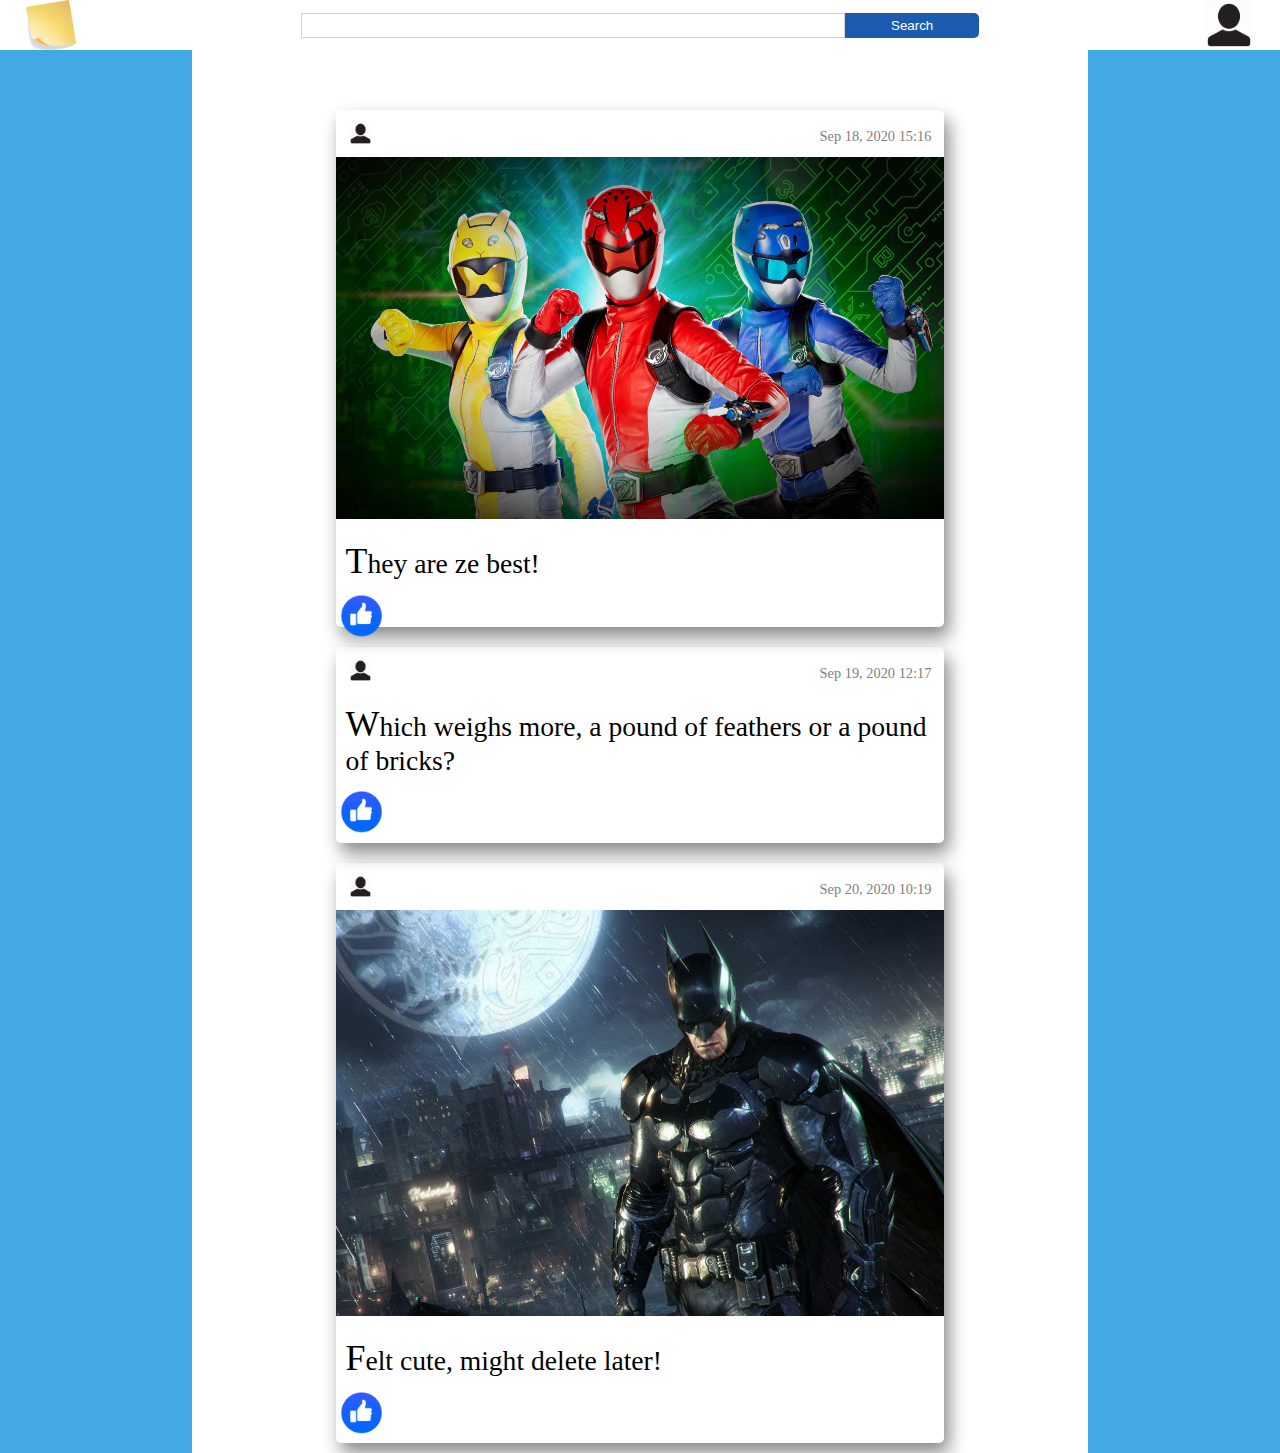
<file: Landing/index.html>
<!DOCTYPE html>
<html lang="en">

<head>
    <meta charset="UTF-8" />
    <meta name="viewport" content="width=device-width, initial-scale=1.0" />
    <link rel="stylesheet" href="style.css" />
    <title>Document</title>
</head>

<body>
    <header>
        <nav class="main-nav">
            <div class="main-nav__item">
                <img class="main-nav__img" src="../Assets/login_postit.png" alt="postit-image" />
            </div>
            <div class="main-nav__item search">
                <input type="text" class="main-nav__input" />
                <button class="main-nav__btn">Search</button>
            </div>
            <div class="main-nav__item main-nav__profile">
                <img src="../Assets/defaultProfile.png" alt="" />
            </div>
        </nav>
    </header>
    <section>
        <div class="flex-container">
            <div style="flex-basis: 400px">
                <nav class="post-nav">
                    <img class="user" src="../Assets/defaultProfile.png" alt="user1" />
                    <div class="date">Sep 18, 2020 15:16</div>
                </nav>
                <img src="../Assets/rangers.jpg" alt="rangers-image" />

                <p class="Caption">They are ze best!</p>
                <button>
                    <img src="../Assets/likeBtn.png" width="50" height="50" alt="like" />
                </button>
            </div>
            <div>
                <div style="flex-basis: 200px"></div>
                <nav class="post-nav">
                    <img class="user" src="../Assets/defaultProfile.png" alt="user1" />
                    <div class="date">Sep 19, 2020 12:17</div>
                </nav>
                <p class="Caption"> Which weighs more, a pound of feathers or a pound of bricks?</p>
                <button>
                    <img src="../Assets/likeBtn.png" width="50" height="50" alt="submit" />
                </button>
            </div>
            <div style="flex-basis: 300px">
                <nav class="post-nav">
                    <img class="user" src="../Assets/defaultProfile.png" alt="user1" />
                    <div class="date">Sep 20, 2020 10:19</div>
                </nav>
                <img src="../Assets/batman.jpg" alt="rangers-image" />
                <p class="Caption">Felt cute, might delete later!</p>
                <button >
                    <img src="../Assets/likeBtn.png" width="50" height="50" alt="like" />
                </button>
            </div>
        </div>
    </section>
</body>

</html>
</file>
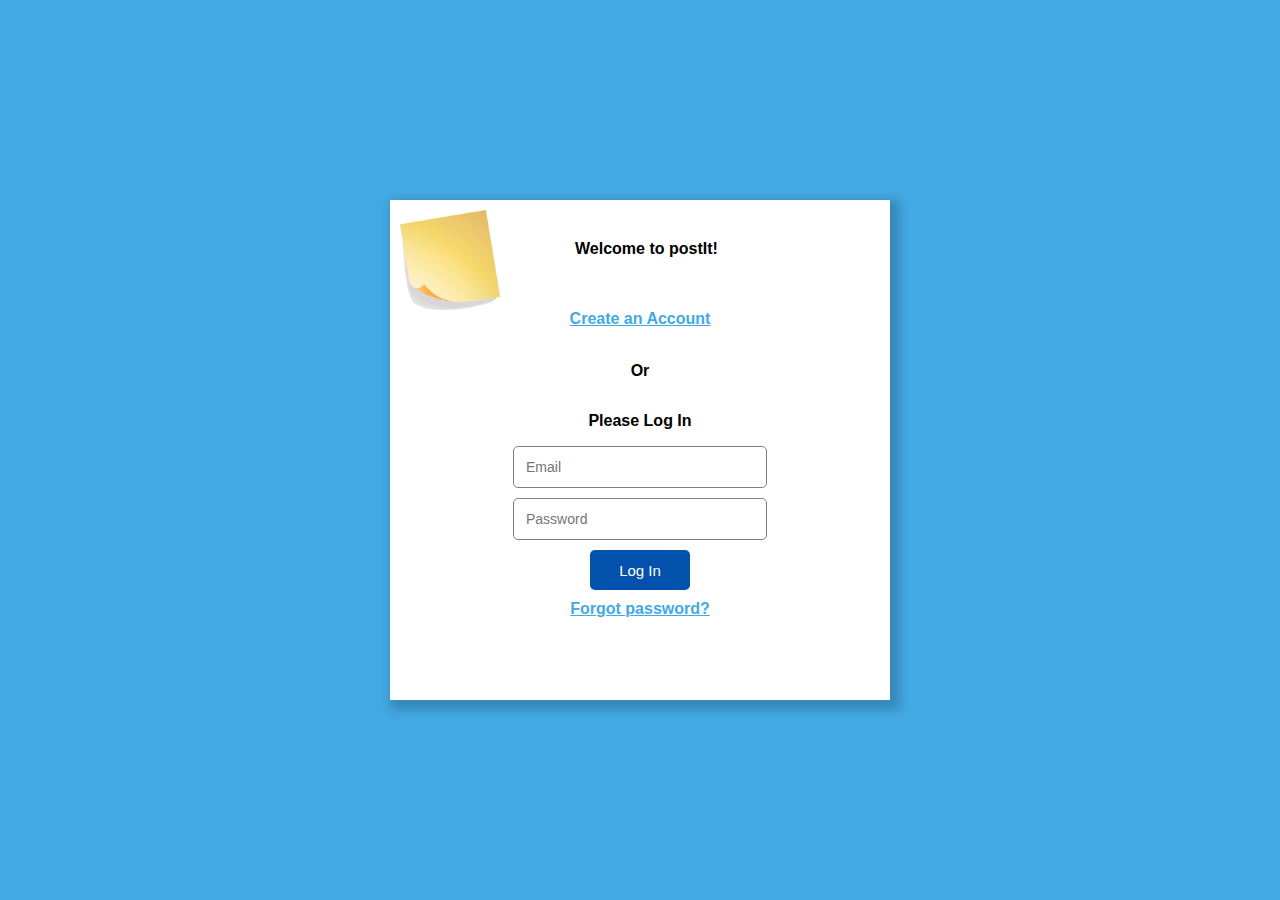
<file: Login/login.html>
<!DOCTYPE html>
<html lang="en">
    <head>
        <meta charset="UTF-8" />
        <meta name="viewport" content="width=device-width, initial-scale=1.0" />
        <link rel="stylesheet" href="login_style.css" />
        <title>Welcome to postit! Please Log in!</title>
    </head>
    <body>
        <div class="login-box">
            <div class="welcome">
                <img
                    id="postit"
                    src="../Assets/login_postit.png"
                    alt="Your browser does not seem to support images."
                />
                <p>Welcome to postIt!</p>
            </div>
            <a href="">Create an Account</a>
            <p>
                <br />
                Or
            </p>
            <p>Please Log In</p>
            <form action="../Landing/index.html">
                <input type="text" name="email" placeholder="Email" />
                <input type="password" name="password" placeholder="Password" />
                <input type="submit" value="Log In" />
            </form>

            <a href="">Forgot password?</a>
        </div>
    </body>
</html>
</file>
<file: Landing/style.css>
* {
    margin: 0;
    padding: 0;
}
html,
body {
    height: 100%;
    background-color: #43a9e4;
}

header {
    position: fixed;
    width: 100%;
    height: 50px;
    z-index: 100;
    top: 0;
}
.main-nav {
    display: flex;
    flex-direction: row;
    height: 100%;

    justify-content: space-between;
    background-color: rgb(255, 255, 255);
}

.main-nav__item {
    margin: 0 2% 0 2%;
    width: 33%;
    position: relative;
}

.main-nav__img {
    position: absolute;
    width: auto;
    height: 100%;
}

.main-nav__profile {
    display: flex;
    flex-direction: row;
    justify-content: flex-end;
}

.main-nav__profile > img {
    position: absolute;
    width: auto;
    height: 100%;
}

.main-nav__item.search {
    width: 100%;
    display: flex;
    justify-content: center;
    align-items: center;
}


.main-nav__input {
    height: calc(50% - 2px);
    border: solid rgba(0, 0, 0, 0.178) 1px;
    padding-left: 5px;
    width: 80%;
}

.main-nav__btn {
    height: 50%;
    width: 20%;
    border-width: 0px;
    color: white;
    background-color: rgb(27, 92, 177);
    border-top-right-radius: 5px;
    border-bottom-right-radius: 5px;
}
section {
    display: flex;
    background-color: white;
    margin-top: 50px;
    margin-left: auto;
    margin-right: auto;
    width: 70%;
    
}

.flex-container {
    margin-top: 50px;
    margin-left: auto;
    margin-right: auto;
    width: 70%;
    height: 100%;
  display: flex;
  flex-direction: column;  
}

.flex-container > div {
justify-content: center; 
  width: auto;
  box-shadow: 5px 10px 18px #888888;
  margin: 10px;
  text-align: left;
  font-size: 150%;
  font-weight: 500;
  border-radius: 5px;
}
div p {
    text-align: left;
    font-size: 115%;
    font-weight: 300%;
    margin: 1.5%;
}
nav + img {
    margin-bottom: 1%;
    justify-content: absolut; 
    width: 100%;
    height: 70%;
}

.post-nav{
    display: flex;
    flex-direction: row;
    justify-content: space-between;
    

}

.date {
    display: flex;
    align-self:flex-end;
    font-size: 60%;
    color: grey;
    font-weight: 300%;
    margin: 2%;
}

.user {
    widows: 23px;;
    height: 23px;
    margin: 2%;
    
}

p.Caption::first-letter {
    color: black;
    font-size: 130%;
  }  
nav ~ button{
    border: 0; 
    background: transparent;
    border-radius: 50px;
    cursor: pointer;
}
button:hover {
    width:52px;
    height:52px;
  }
</file>
<file: Login/login_style.css>
html,
body {
    background: #43a9e4;
    font-family: "Kumbh Sans", sans-serif;
    font-weight: bold;
}
#postit {
    width: 100px;
    height: 100px;
    margin-left: 10px;
    margin-top: 10px;
    display: inline;
    float: left;
}
div > div > p {
    text-align: center;
    margin-top: 40px;
    margin-left: 75px;
    display: inline;
    float: left;
}
.welcome {
    width: 500px;
}

form {
    display: flex;
    flex-direction: column;
    width: 80%;
}

.login-box {
    display: flex;
    flex-direction: column;
    width: 500px;
    height: 500px;
    margin: 200px auto;
    background: #ffffff;
    align-items: center;
    box-shadow: 5px 5px 10px 5px #00000031;
}

input {
    width: 60%;
    height: 40px;
    margin: auto;
    margin-bottom: 10px;
    padding: 0;
    padding-left: 12px;
    border-radius: 5px;
    border: 1px solid gray;
    font-size: 14px;
    
}

input[type="submit"] {
    width: 25%;
    padding: 0;
    border: none;
    border-radius: 5px;
    font-size: 15px;
    color: white;
    background-color: rgb(1, 81, 173);
    cursor: pointer;
}
input[type="submit"]:active {
    width: 23%;
    height: 37px;
    background-color: rgb(4, 67, 138);
    
}

a {
    color: #43a9e4;
}

a::after {
    color: #c89ff7;
}
</file>
